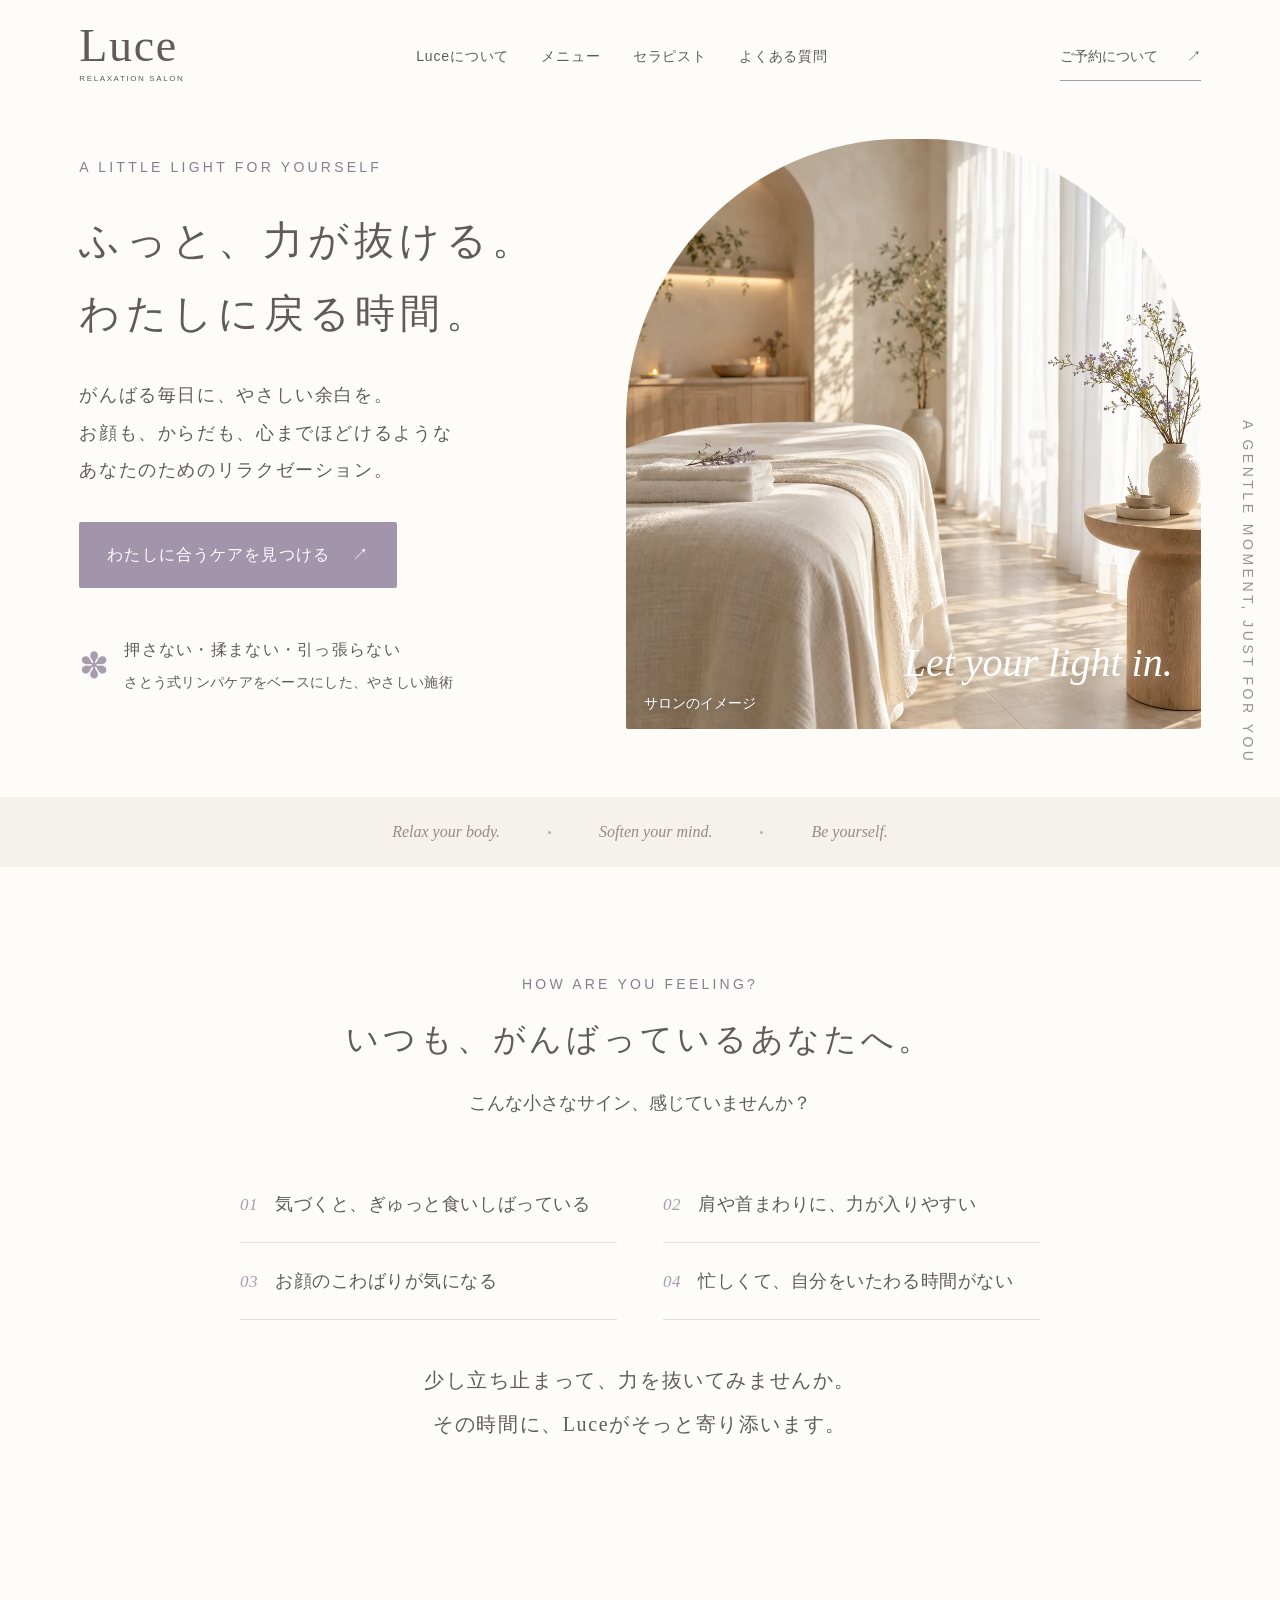
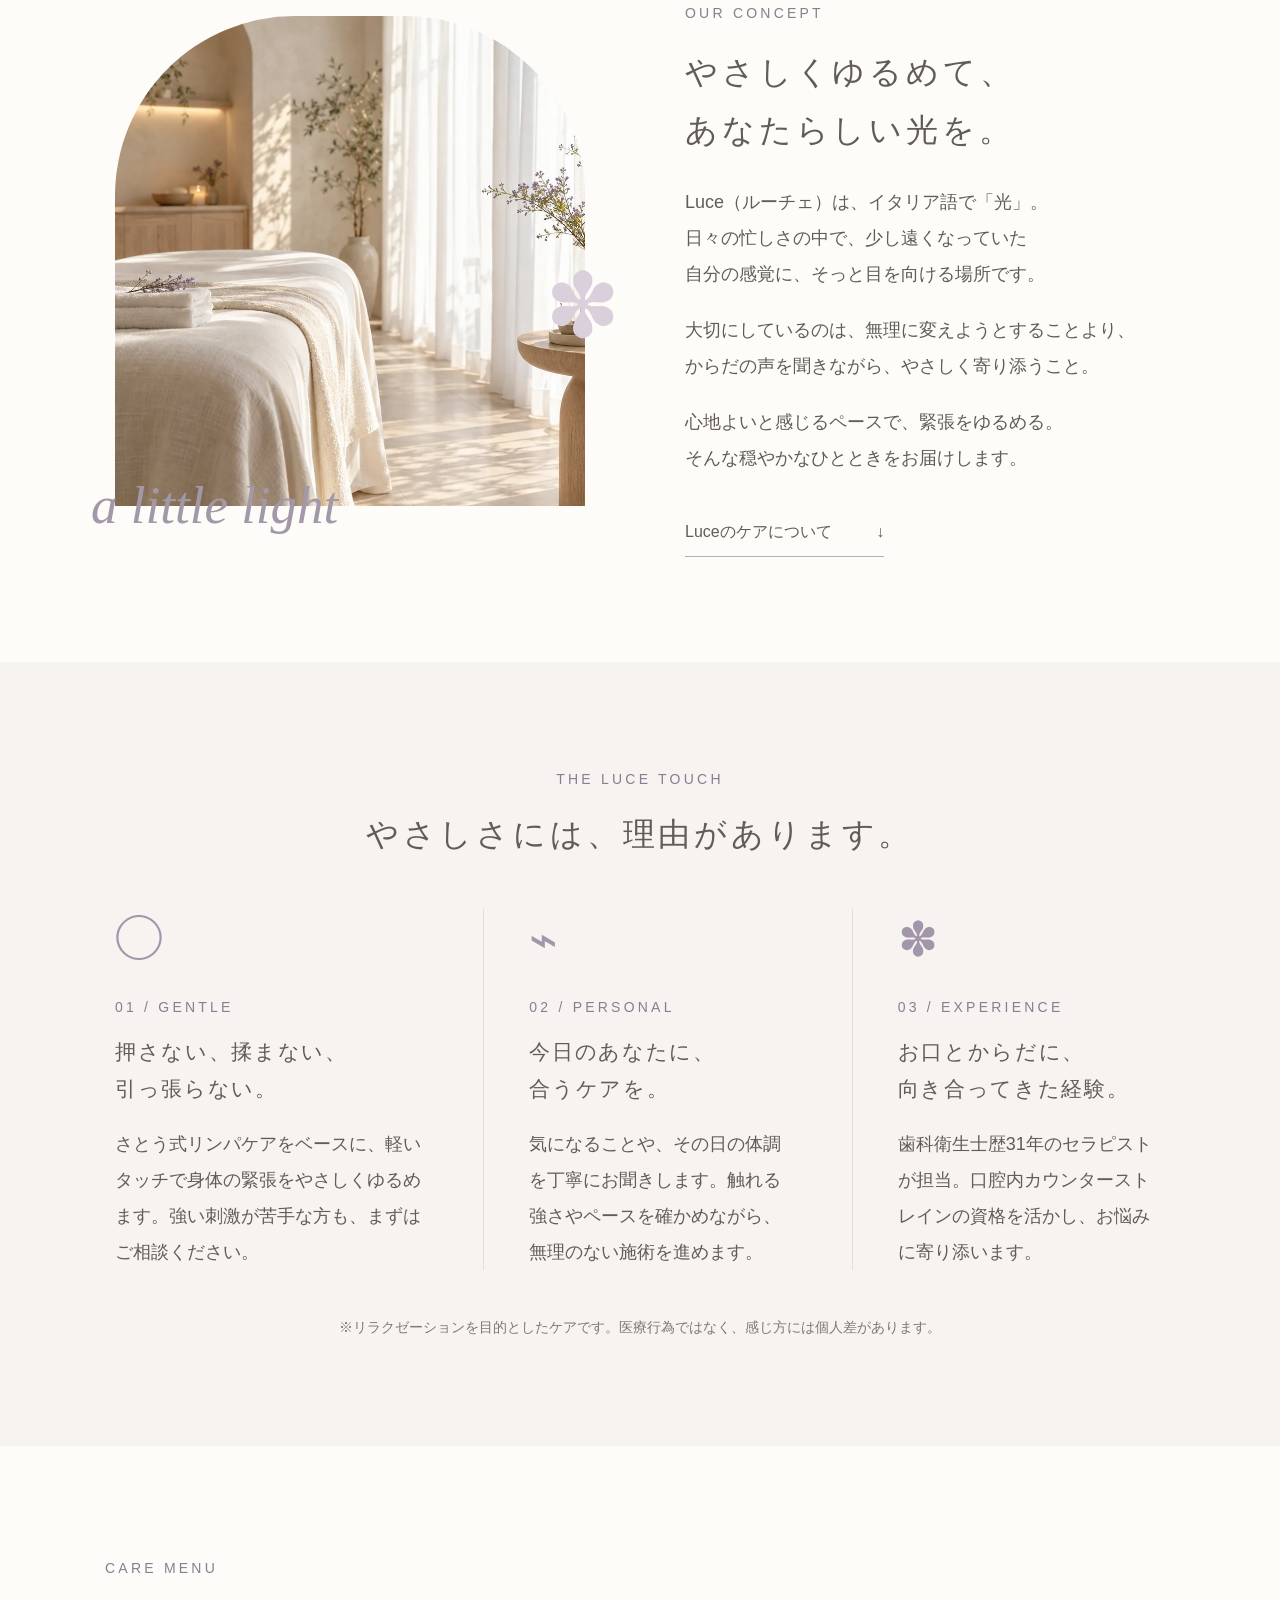
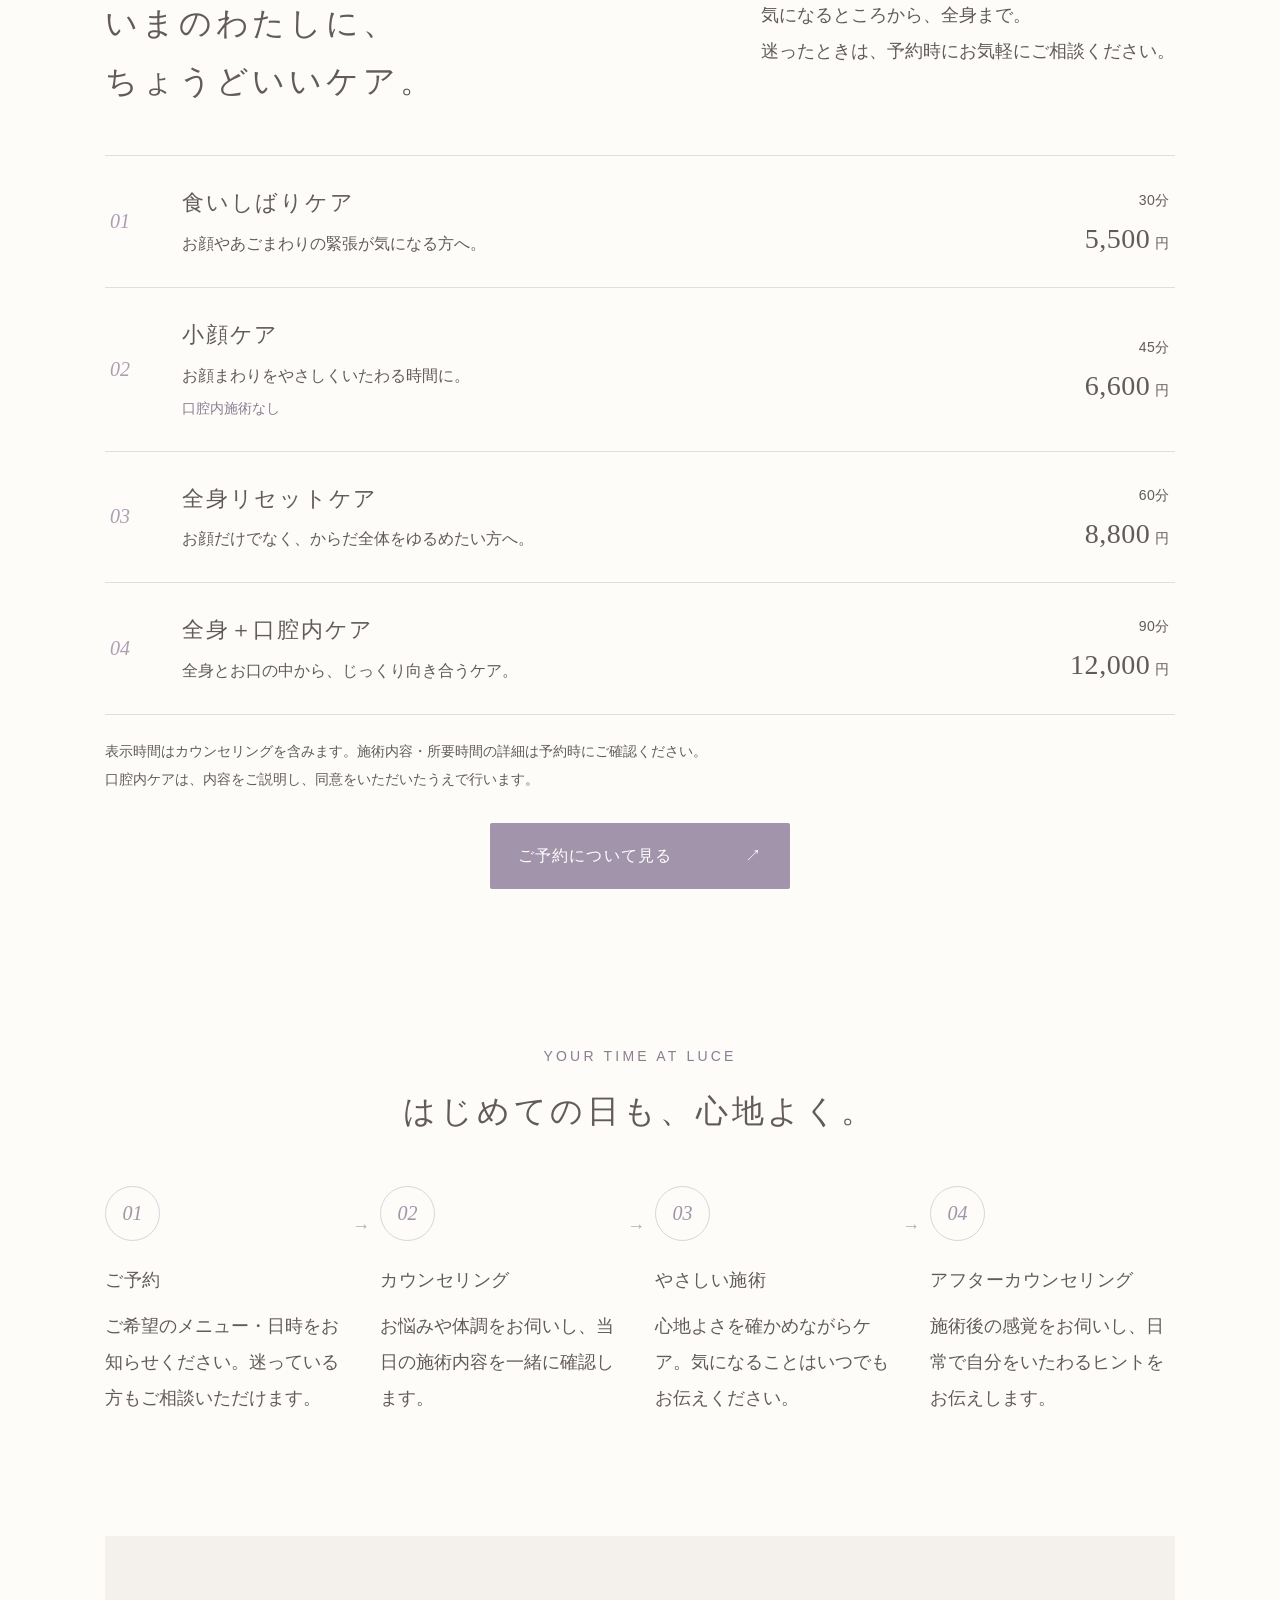
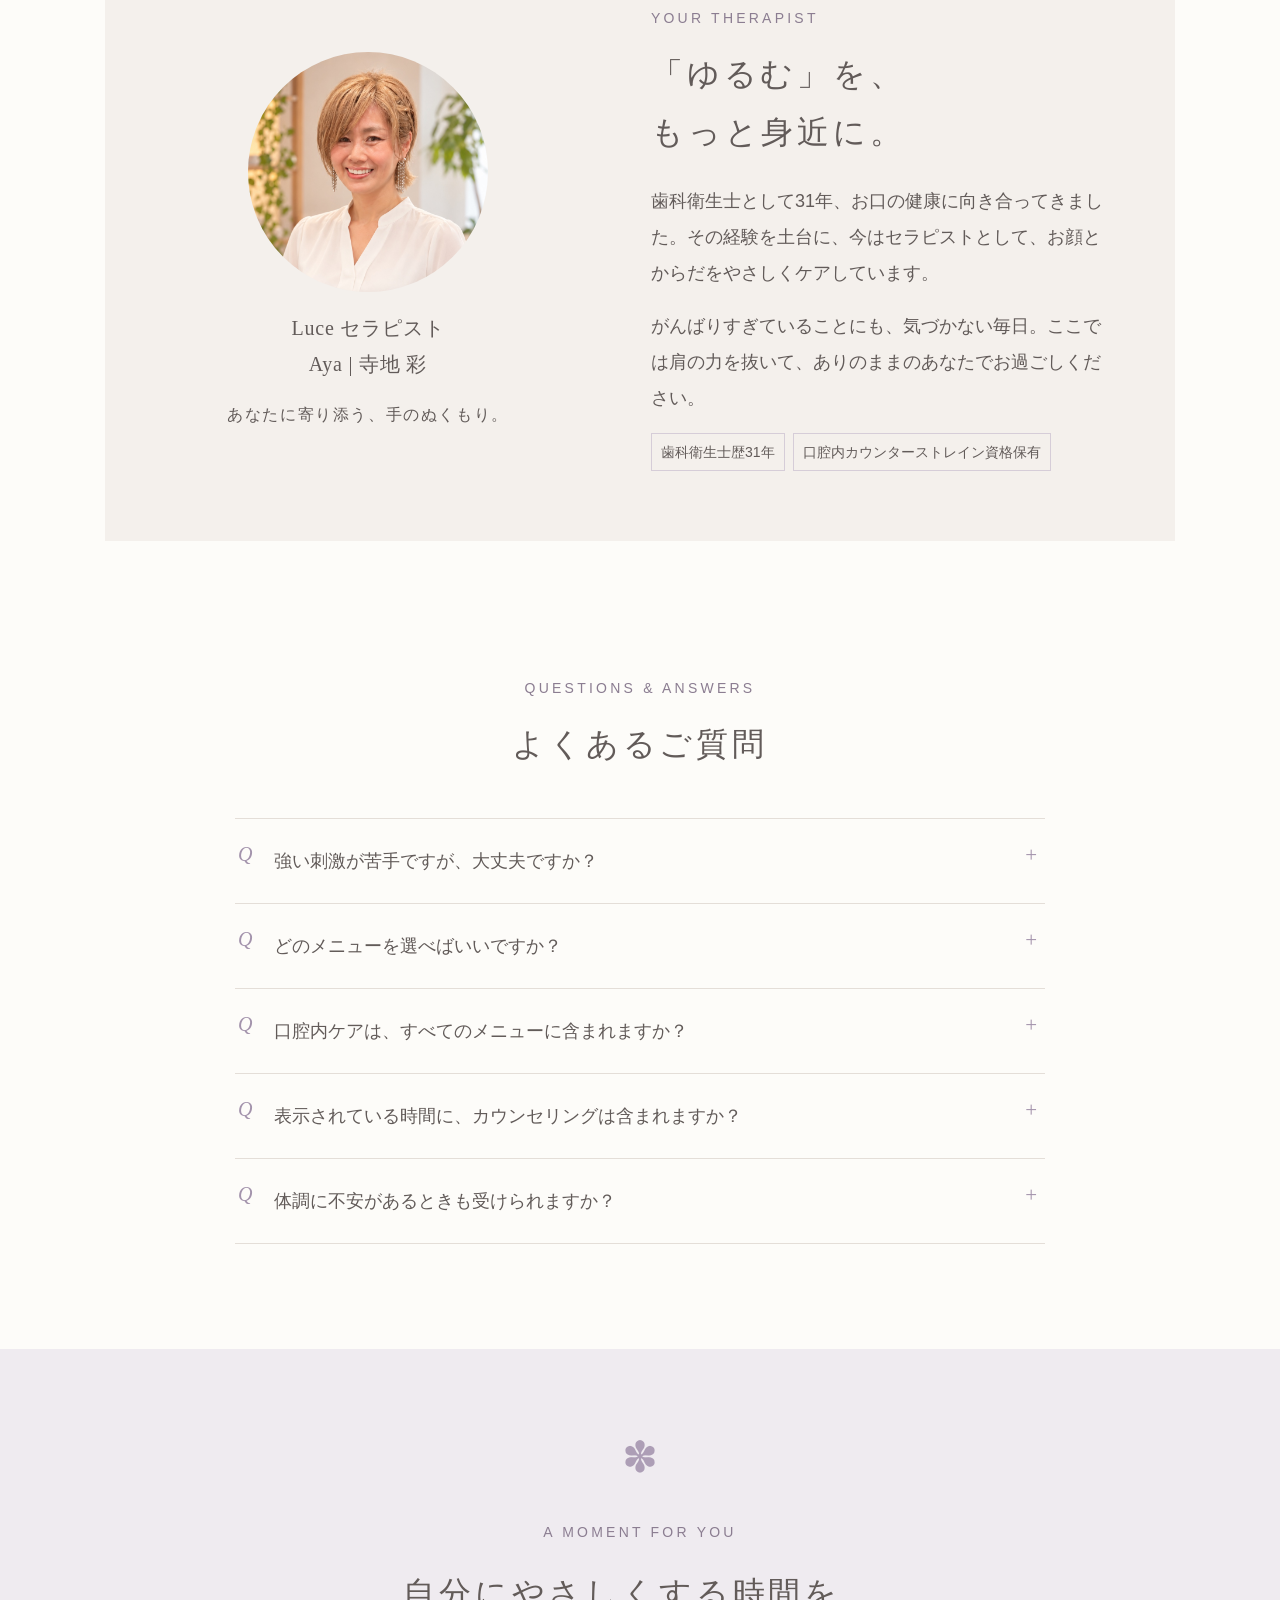
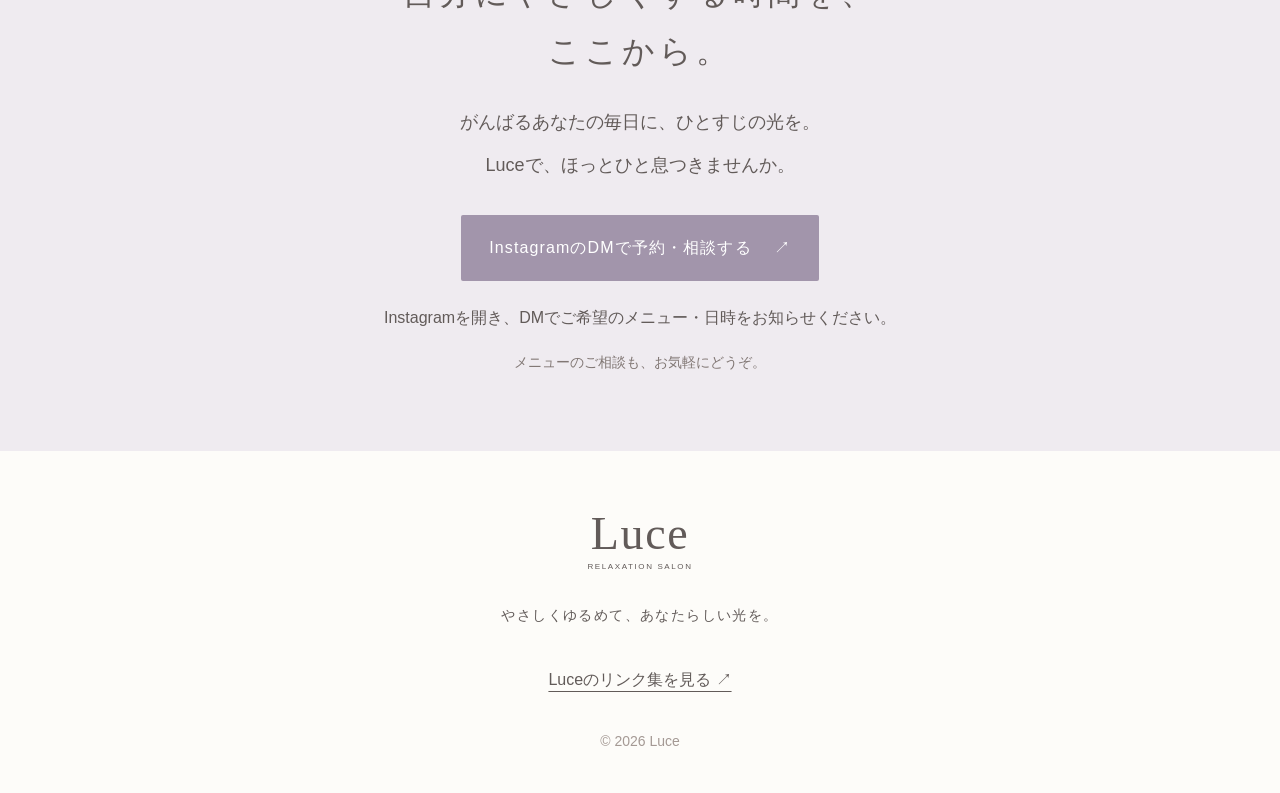
<file: index.html>
<!doctype html>
<html lang="ja"><head><meta charset="UTF-8"><meta name="viewport" content="width=device-width,initial-scale=1"><meta name="description" content="Luce（ルーチェ）は、歯科衛生士歴31年のセラピストによる女性向けリラクゼーションサロン。さとう式リンパケアをベースに、押さない・揉まない・引っ張らないやさしいケアをお届けします。"><meta name="theme-color" content="#faf8f5"><title>Luce（ルーチェ）｜ふっと、力が抜ける。わたしに戻る時間。</title><link rel="stylesheet" href="style.css"><script src="config.js" defer></script><script src="script.js" defer></script></head>
<body><a class="skip" href="#main">本文へスキップ</a>
<header class="header"><a class="logo" href="#" aria-label="Luce トップ">Luce<span>RELAXATION SALON</span></a><nav aria-label="メインナビゲーション"><a href="#concept">Luceについて</a><a href="#menu">メニュー</a><a href="#therapist">セラピスト</a><a href="#faq">よくある質問</a></nav><a class="header-book" href="#reservation">ご予約について <span>↗</span></a></header>
<main id="main"><section class="hero"><div class="hero-copy"><p class="eyebrow">A LITTLE LIGHT FOR YOURSELF</p><h1>ふっと、力が抜ける。<br>わたしに戻る時間。</h1><p class="hero-description">がんばる毎日に、やさしい余白を。<br>お顔も、からだも、心までほどけるような<br>あなたのためのリラクゼーション。</p><a class="button" href="#menu">わたしに合うケアを見つける <span>↗</span></a><div class="hero-foot"><span class="tiny-star">✽</span><p>押さない・揉まない・引っ張らない<br><small>さとう式リンパケアをベースにした、やさしい施術</small></p></div></div><div class="hero-visual"><img src="assets/salon.webp" alt="やわらかな光と白いリネンに包まれたサロンのイメージ" width="1024" height="1280" fetchpriority="high"><span class="photo-note">サロンのイメージ</span><p class="image-script">Let your light in.</p></div><span class="vertical-note">A GENTLE MOMENT, JUST FOR YOU</span></section>
<div class="intro-strip"><span>Relax your body.</span><i></i><span>Soften your mind.</span><i></i><span>Be yourself.</span></div>
<section class="concerns section" id="concerns"><div class="section-heading reveal"><p class="eyebrow">HOW ARE YOU FEELING?</p><h2>いつも、がんばっている<br class="mobile-only">あなたへ。</h2><p>こんな小さなサイン、感じていませんか？</p></div><div class="concern-list reveal"><p><span>01</span>気づくと、ぎゅっと食いしばっている</p><p><span>02</span>肩や首まわりに、力が入りやすい</p><p><span>03</span>お顔のこわばりが気になる</p><p><span>04</span>忙しくて、自分をいたわる時間がない</p></div><p class="center closing">少し立ち止まって、力を抜いてみませんか。<br>その時間に、Luceがそっと寄り添います。</p></section>
<section class="concept section" id="concept"><div class="concept-art reveal"><div class="arch"><img src="assets/salon.webp" loading="lazy" alt="白いカーテン越しに光が差し込む、穏やかな空間のイメージ" width="1024" height="1280"></div><span class="concept-word">a little light</span><span class="art-mark">✽</span></div><div class="concept-copy reveal"><p class="eyebrow">OUR CONCEPT</p><h2>やさしくゆるめて、<br>あなたらしい光を。</h2><p>Luce（ルーチェ）は、イタリア語で「光」。<br>日々の忙しさの中で、少し遠くなっていた<br>自分の感覚に、そっと目を向ける場所です。</p><p>大切にしているのは、無理に変えようとすることより、<br class="desktop">からだの声を聞きながら、やさしく寄り添うこと。</p><p>心地よいと感じるペースで、緊張をゆるめる。<br>そんな穏やかなひとときをお届けします。</p><a class="text-link" href="#care">Luceのケアについて <span>↓</span></a></div></section>
<section class="care section" id="care"><div class="section-heading reveal"><p class="eyebrow">THE LUCE TOUCH</p><h2>やさしさには、理由があります。</h2></div><div class="care-grid"><article class="reveal"><span class="line-icon">◯</span><p class="eyebrow">01 / GENTLE</p><h3>押さない、揉まない、<br>引っ張らない。</h3><p>さとう式リンパケアをベースに、軽いタッチで身体の緊張をやさしくゆるめます。強い刺激が苦手な方も、まずはご相談ください。</p></article><article class="reveal"><span class="line-icon">⌁</span><p class="eyebrow">02 / PERSONAL</p><h3>今日のあなたに、<br>合うケアを。</h3><p>気になることや、その日の体調を丁寧にお聞きします。触れる強さやペースを確かめながら、無理のない施術を進めます。</p></article><article class="reveal"><span class="line-icon">✽</span><p class="eyebrow">03 / EXPERIENCE</p><h3>お口とからだに、<br>向き合ってきた経験。</h3><p>歯科衛生士歴31年のセラピストが担当。口腔内カウンターストレインの資格を活かし、お悩みに寄り添います。</p></article></div><p class="note center">※リラクゼーションを目的としたケアです。医療行為ではなく、感じ方には個人差があります。</p></section>
<section class="menu section" id="menu"><div class="menu-top reveal"><div><p class="eyebrow">CARE MENU</p><h2>いまのわたしに、<br>ちょうどいいケア。</h2></div><p>気になるところから、全身まで。<br>迷ったときは、予約時にお気軽にご相談ください。</p></div><div class="menu-list reveal"><article><span class="menu-number">01</span><div><h3>食いしばりケア</h3><p>お顔やあごまわりの緊張が気になる方へ。</p></div><p class="price"><small>30分</small>5,500<span>円</span></p></article><article><span class="menu-number">02</span><div><h3>小顔ケア</h3><p>お顔まわりをやさしくいたわる時間に。<br><small>口腔内施術なし</small></p></div><p class="price"><small>45分</small>6,600<span>円</span></p></article><article><span class="menu-number">03</span><div><h3>全身リセットケア</h3><p>お顔だけでなく、からだ全体をゆるめたい方へ。</p></div><p class="price"><small>60分</small>8,800<span>円</span></p></article><article><span class="menu-number">04</span><div><h3>全身＋口腔内ケア</h3><p>全身とお口の中から、じっくり向き合うケア。</p></div><p class="price"><small>90分</small>12,000<span>円</span></p></article></div><div class="menu-notes"><p>表示時間はカウンセリングを含みます。施術内容・所要時間の詳細は予約時にご確認ください。</p><p>口腔内ケアは、内容をご説明し、同意をいただいたうえで行います。</p></div><a class="button" href="#reservation">ご予約について見る <span>↗</span></a></section>
<section class="flow section"><div class="section-heading reveal"><p class="eyebrow">YOUR TIME AT LUCE</p><h2>はじめての日も、心地よく。</h2></div><div class="flow-grid reveal"><article><span>01</span><h3>ご予約</h3><p>ご希望のメニュー・日時をお知らせください。迷っている方もご相談いただけます。</p></article><article><span>02</span><h3>カウンセリング</h3><p>お悩みや体調をお伺いし、当日の施術内容を一緒に確認します。</p></article><article><span>03</span><h3>やさしい施術</h3><p>心地よさを確かめながらケア。気になることはいつでもお伝えください。</p></article><article><span>04</span><h3>アフターカウンセリング</h3><p>施術後の感覚をお伺いし、日常で自分をいたわるヒントをお伝えします。</p></article></div></section>
<section class="therapist section" id="therapist"><div class="profile-visual reveal"><div class="therapist-portrait"><img src="assets/aya-portrait.jpg" alt="Luceセラピスト Aya（寺地 彩）" width="1150" height="1368" loading="lazy"></div><p class="portrait-name">Luce セラピスト<br>Aya | 寺地 彩</p><p>あなたに寄り添う、手のぬくもり。</p></div><div class="profile-copy reveal"><p class="eyebrow">YOUR THERAPIST</p><h2>「ゆるむ」を、<br>もっと身近に。</h2><p>歯科衛生士として31年、お口の健康に向き合ってきました。その経験を土台に、今はセラピストとして、お顔とからだをやさしくケアしています。</p><p>がんばりすぎていることにも、気づかない毎日。ここでは肩の力を抜いて、ありのままのあなたでお過ごしください。</p><div class="credentials"><span>歯科衛生士歴31年</span><span>口腔内カウンターストレイン資格保有</span></div></div></section>
<section class="faq section" id="faq"><div class="section-heading reveal"><p class="eyebrow">QUESTIONS & ANSWERS</p><h2>よくあるご質問</h2></div><div class="faq-list reveal"><details><summary>強い刺激が苦手ですが、大丈夫ですか？</summary><p>押さない・揉まない・引っ張らないケアを基本にしています。感じ方には個人差がありますので、苦手な刺激やご不安は事前にお伝えください。施術中も心地よさを確認しながら進めます。</p></details><details><summary>どのメニューを選べばいいですか？</summary><p>食いしばりやお顔まわりが気になる方は部分ケア、からだ全体をゆるめたい方は全身ケアをご検討ください。迷う場合は、予約時に気になることをお知らせください。</p></details><details><summary>口腔内ケアは、すべてのメニューに含まれますか？</summary><p>すべてには含まれません。「小顔ケア」は口腔内施術なし、「全身＋口腔内ケア」は口腔内ケアを含むメニューです。その他のメニューの詳細も予約時にご確認ください。口腔内ケアは説明と同意のうえで行います。</p></details><details><summary>表示されている時間に、カウンセリングは含まれますか？</summary><p>はい、表示時間にはカウンセリングが含まれます。施術内容や当日の流れによる所要時間の詳細は、予約時にご確認ください。</p></details><details><summary>体調に不安があるときも受けられますか？</summary><p>通院中・治療中の方や妊娠中の方は、事前に主治医へご相談のうえ、予約時にお知らせください。当日の体調によっては、施術を控えさせていただく場合があります。</p></details></div></section>
<section class="reservation section" id="reservation"><span class="reservation-star">✽</span><p class="eyebrow">A MOMENT FOR YOU</p><h2>自分にやさしくする時間を、<br>ここから。</h2><p>がんばるあなたの毎日に、ひとすじの光を。<br>Luceで、ほっとひと息つきませんか。</p><a class="button booking-link" href="#booking-status"><span data-booking-label>InstagramのDMで予約・相談する</span> <span aria-hidden="true">↗</span></a><p id="booking-status" class="booking-status" role="status">現在、ご予約・ご相談はInstagramのDMで承っています。LuceのInstagramプロフィールの「メッセージ」からご連絡ください。</p><p class="note">メニューのご相談も、お気軽にどうぞ。</p></section></main>
<footer><a class="logo" href="#">Luce<span>RELAXATION SALON</span></a><p>やさしくゆるめて、あなたらしい光を。</p><a class="footer-links" href="links.html">Luceのリンク集を見る ↗</a><small>© <span id="year">2026</span> Luce</small></footer><a class="mobile-book" href="#reservation">ご予約について <span>↗</span></a>
</body></html>
</file>
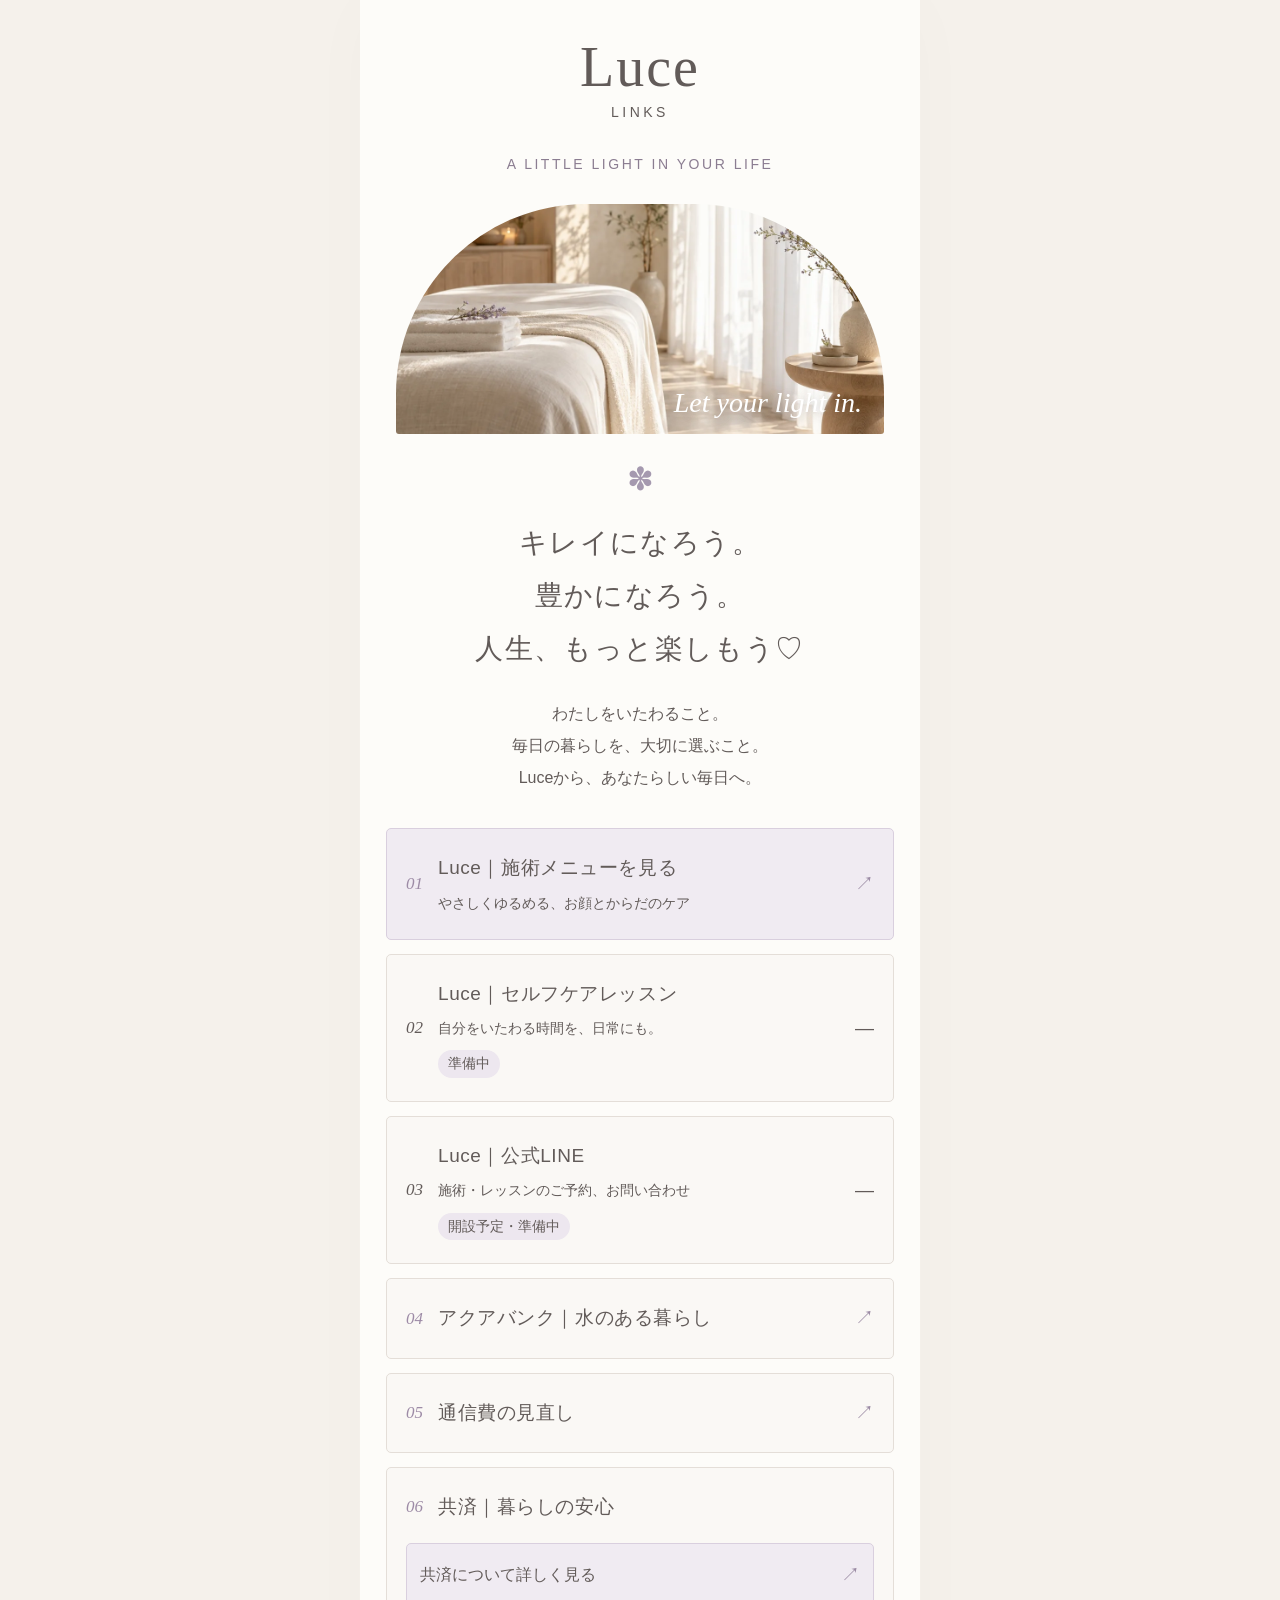
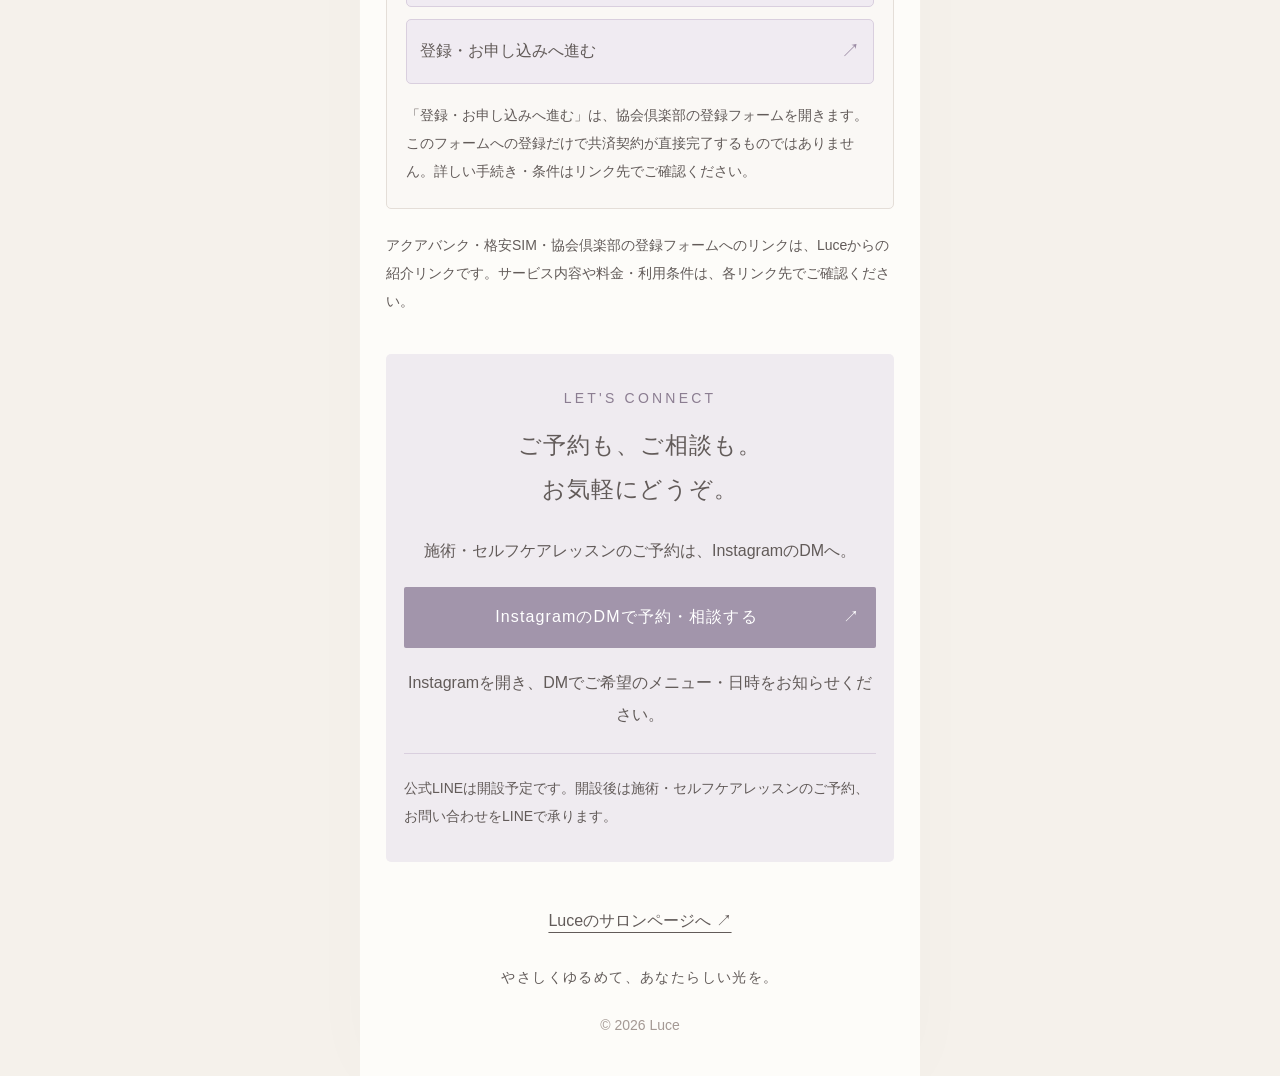
<file: links.html>
<!doctype html>
<html lang="ja"><head><meta charset="UTF-8"><meta name="viewport" content="width=device-width,initial-scale=1"><meta name="theme-color" content="#faf8f5"><meta name="description" content="Luce（ルーチェ）のリンク集。施術メニュー、セルフケアレッスン、ご予約・お問い合わせのご案内。"><title>Luce | Links</title><link rel="stylesheet" href="style.css"><link rel="stylesheet" href="links.css"><script src="config.js" defer></script><script src="script.js" defer></script><script src="links.js" defer></script></head>
<body class="links-page"><a class="skip" href="#links-main">本文へスキップ</a><main class="link-shell" id="links-main"><header class="link-header"><a href="index.html" class="logo" aria-label="Luceのサロンページへ">Luce<span>LINKS</span></a><p class="eyebrow">A LITTLE LIGHT IN YOUR LIFE</p></header><div class="link-cover"><img data-salon-image src="assets/salon.webp" alt="やわらかな光に包まれたサロンのイメージ" width="1024" height="1280"><span>Let your light in.</span></div><section class="link-intro"><p class="link-flower" aria-hidden="true">✽</p><h1>キレイになろう。<br>豊かになろう。<br>人生、もっと楽しもう♡</h1><p>わたしをいたわること。<br>毎日の暮らしを、大切に選ぶこと。<br>Luceから、あなたらしい毎日へ。</p></section><nav class="link-list" aria-label="Luceのリンク集"><a class="link-card featured" data-menu-link href="index.html#menu"><span class="link-number">01</span><span class="link-copy"><strong>Luce｜施術メニューを見る</strong><small>やさしくゆるめる、お顔とからだのケア</small></span><span class="link-arrow" aria-hidden="true">↗</span></a><button class="link-card" disabled data-external-link="selfcare"><span class="link-number">02</span><span class="link-copy"><strong>Luce｜セルフケアレッスン</strong><small>自分をいたわる時間を、日常にも。</small><span class="link-status">準備中</span></span><span class="link-arrow" aria-hidden="true">—</span></button><button class="link-card" disabled data-external-link="line"><span class="link-number">03</span><span class="link-copy"><strong>Luce｜公式LINE</strong><small>施術・レッスンのご予約、お問い合わせ</small><span class="link-status">開設予定・準備中</span></span><span class="link-arrow" aria-hidden="true">—</span></button><button class="link-card" disabled data-external-link="aquabank"><span class="link-number">04</span><span class="link-copy"><strong>アクアバンク｜水のある暮らし</strong><span class="link-status">準備中</span></span><span class="link-arrow" aria-hidden="true">—</span></button><button class="link-card" disabled data-external-link="sim"><span class="link-number">05</span><span class="link-copy"><strong>通信費の見直し</strong><span class="link-status">準備中</span></span><span class="link-arrow" aria-hidden="true">—</span></button><section class="link-card service-group" aria-labelledby="kyosai-heading"><div class="service-heading"><span class="link-number">06</span><span class="link-copy"><strong id="kyosai-heading">共済｜暮らしの安心</strong></span></div><div class="service-actions"><button class="service-button" disabled data-external-link="kyosai">共済について詳しく見る <span class="link-arrow" aria-hidden="true">↗</span></button><button class="service-button" disabled data-external-link="kyosaiApply">登録・お申し込みへ進む <span class="link-arrow" aria-hidden="true">↗</span></button></div><p class="service-note">「登録・お申し込みへ進む」は、協会倶楽部の登録フォームを開きます。このフォームへの登録だけで共済契約が直接完了するものではありません。詳しい手続き・条件はリンク先でご確認ください。</p></section></nav><p class="referral-note">アクアバンク・格安SIM・協会倶楽部の登録フォームへのリンクは、Luceからの紹介リンクです。サービス内容や料金・利用条件は、各リンク先でご確認ください。</p><section class="link-contact" aria-label="ご予約とご相談"><p class="eyebrow">LET'S CONNECT</p><h2>ご予約も、ご相談も。<br>お気軽にどうぞ。</h2><p class="link-reservation-note">施術・セルフケアレッスンのご予約は、InstagramのDMへ。</p><a class="button booking-link" href="#booking-status"><span data-booking-label>InstagramのDMで予約・相談する</span><span aria-hidden="true">↗</span></a><p id="booking-status" class="booking-status" role="status">ご予約・ご相談はInstagramのDMへ。Luceのプロフィールの「メッセージ」からご連絡ください。</p><p class="line-future-note">公式LINEは開設予定です。開設後は施術・セルフケアレッスンのご予約、お問い合わせをLINEで承ります。</p></section><footer class="link-footer"><a href="index.html">Luceのサロンページへ ↗</a><p>やさしくゆるめて、あなたらしい光を。</p><small>© <span id="year">2026</span> Luce</small></footer></main></body></html>
</file>
<file: style.css>
:root{--ink:#625b59;--paper:#fdfcf9;--ivory:#f5f1eb;--lavender:#a599af;--line:#e4ded8;--serif:'Yu Mincho','Hiragino Mincho ProN','Noto Serif JP',serif;--sans:'Hiragino Kaku Gothic ProN','Yu Gothic',sans-serif}*{box-sizing:border-box}html{scroll-behavior:smooth;scroll-padding-top:100px}body{margin:0;background:var(--paper);color:var(--ink);font:14px/2 var(--sans);-webkit-font-smoothing:antialiased}a{color:inherit;text-decoration:none}button,a,summary{-webkit-tap-highlight-color:transparent}a:focus-visible,summary:focus-visible{outline:2px solid #81708e;outline-offset:6px}img{display:block;width:100%;height:100%;object-fit:cover}h1,h2,h3,p{margin:0}h1,h2,h3{font-family:var(--serif);font-weight:400}h2{font-size:32px;line-height:1.8;letter-spacing:.12em}h3{font-size:21px;line-height:1.8;letter-spacing:.08em}.header{height:112px;padding:0 6.2%;display:flex;align-items:center;justify-content:space-between;gap:30px}.logo{font-family:Georgia,serif;font-size:46px;line-height:1;letter-spacing:.035em}.logo span{display:block;font:8px/2.5 var(--sans);letter-spacing:.2em}.header nav{display:flex;gap:32px;font-size:12px;letter-spacing:.06em}.header nav a:hover{color:#9b87a6}.header-book{font-size:12px;border-bottom:1px solid var(--lavender);padding:10px 0}.header-book span{margin-left:25px}.hero{max-width:1500px;margin:auto;padding:18px 6.2% 60px;display:grid;grid-template-columns:1fr 1.05fr;position:relative;align-items:center;min-height:685px}.hero-copy{padding-bottom:10px;z-index:1}.eyebrow{font:10px/1.8 var(--sans);letter-spacing:.23em;color:#8b7d91}.hero h1{font-size:clamp(30px,3.1vw,47px);line-height:1.85;letter-spacing:.13em;margin:25px 0}.hero-description{line-height:2.3;letter-spacing:.09em;font-size:13px}.button{display:inline-flex;align-items:center;justify-content:space-between;gap:42px;background:#a295ab;color:white;padding:17px 28px;border-radius:2px;font-size:12px;letter-spacing:.07em;transition:background .3s,transform .3s}.button:hover{background:#87768f;transform:translateY(-2px)}.hero .button{margin-top:32px}.hero-foot{display:flex;align-items:center;gap:15px;margin-top:42px}.tiny-star{font-size:36px;color:#a89caf;font-weight:200}.hero-foot p{font-size:11px;letter-spacing:.08em}.hero-foot small{font-size:9px;letter-spacing:.02em}.hero-visual{position:relative;height:590px;border-radius:48% 48% 2px 2px;overflow:hidden;background:#ede7df}.hero-visual img{object-position:center}.image-script{position:absolute;bottom:36px;right:28px;font:italic 40px/1.5 Georgia,serif;color:white;text-shadow:0 1px 15px #9e8f7a}.photo-note{position:absolute;left:18px;bottom:12px;font-size:8px;color:#fff;text-shadow:0 1px 5px #625b59}.vertical-note{position:absolute;right:18px;top:45%;writing-mode:vertical-rl;letter-spacing:.25em;font-size:8px;color:#9c9190}.intro-strip{background:var(--ivory);padding:23px;display:flex;justify-content:center;gap:48px;align-items:center;font:italic 16px/1.5 Georgia,serif;color:#968b86}.intro-strip i{width:3px;height:3px;background:#b9aebc;border-radius:50%}.section{max-width:1200px;padding:105px 65px;margin:0 auto}.section-heading{text-align:center;margin-bottom:45px}.section-heading h2{margin-top:14px}.section-heading>p:last-child:not(.eyebrow){margin-top:16px;font-size:13px}.center{text-align:center}.concerns{padding-bottom:100px}.concern-list{max-width:800px;margin:auto;display:grid;grid-template-columns:1fr 1fr;gap:0 46px}.concern-list p{border-bottom:1px solid var(--line);padding:20px 0;font-size:13px;letter-spacing:.03em}.concern-list span{font:italic 17px Georgia,serif;color:#aa9bae;margin-right:17px}.closing{margin-top:38px;font-family:var(--serif);font-size:16px;line-height:2.2;letter-spacing:.08em}.concept{display:grid;grid-template-columns:1fr 1fr;gap:90px;align-items:center;padding-top:55px}.concept-art{position:relative;padding:0 10px 35px}.arch{height:490px;overflow:hidden;border-radius:180px 180px 0 0}.arch img{object-position:70%;transform:scale(1.2)}.concept-word{position:absolute;bottom:6px;left:-14px;font:italic 53px Georgia,serif;color:#a298a8}.art-mark{position:absolute;right:-25px;top:38%;font-size:90px;font-weight:100;color:#d9d0db}.concept-copy h2{margin:18px 0 25px}.concept-copy>p:not(.eyebrow){font-size:12px;line-height:2.4;margin-bottom:20px}.text-link{display:inline-block;font-size:12px;padding:8px 0;border-bottom:1px solid #b7aabd;margin-top:12px}.text-link span{margin-left:40px}.care{max-width:none;background:#f6f3f0}.care-grid{max-width:1050px;margin:auto;display:grid;grid-template-columns:repeat(3,1fr);gap:55px}.care-grid article+article{border-left:1px solid var(--line);padding-left:45px}.line-icon{display:block;font:48px/1.3 Georgia,serif;color:#a296aa;margin-bottom:24px}.care-grid h3{margin:13px 0 17px}.care-grid article>p:last-child{font-size:12px;line-height:2.2}.note{font-size:10px;line-height:2;color:#817774}.care>.note{margin-top:43px}.menu{padding-top:110px}.menu-top{display:flex;justify-content:space-between;align-items:center;gap:30px;margin-bottom:45px}.menu-top h2{margin-top:14px}.menu-top>p{font-size:12px;line-height:2.2}.menu-list{border-top:1px solid var(--line)}.menu-list article{display:grid;grid-template-columns:50px 1fr auto;align-items:center;gap:22px;border-bottom:1px solid var(--line);padding:27px 5px}.menu-number{font:italic 20px Georgia,serif;color:#ae9db5}.menu-list h3{font-size:22px}.menu-list article div p{font-size:11px;margin-top:5px}.menu-list article div small{font-size:10px;color:#8b7d91}.price{font:28px/1.4 Georgia,serif;text-align:right;white-space:nowrap;letter-spacing:.02em}.price small{display:block;font:11px/2 var(--sans);margin-bottom:5px}.price span{font:11px var(--sans);margin-left:5px}.menu-notes{font-size:10px;margin:22px 0 30px}.menu>.button{display:flex;max-width:300px;margin:auto}.flow{padding-top:50px}.flow-grid{display:grid;grid-template-columns:repeat(4,1fr);gap:34px}.flow-grid article{position:relative}.flow-grid article:not(:last-child):after{content:'→';position:absolute;right:-20px;top:22px;color:#b6a9bb}.flow-grid article>span{display:flex;align-items:center;justify-content:center;border:1px solid #dbd3df;width:55px;height:55px;border-radius:50%;font:italic 20px Georgia,serif;color:#a194a8;margin-bottom:23px}.flow-grid h3{font-size:16px;margin-bottom:12px;letter-spacing:.03em}.flow-grid p{font-size:11px;line-height:2.2}.therapist{display:grid;grid-template-columns:.85fr 1fr;gap:90px;align-items:center;background:#f4f0ec;max-width:1070px;padding:70px;margin-top:15px;margin-bottom:30px}.profile-visual{text-align:center}.profile-symbol{height:295px;background:radial-gradient(ellipse at 70% 20%,#fffdf8,transparent 70%),#e8e0d9;border-radius:150px 150px 0 0;display:flex;flex-direction:column;justify-content:center;font:italic 100px Georgia,serif;color:#aa9fa6}.profile-symbol span{font:italic 21px Georgia,serif}.profile-visual>p{font:13px var(--serif);margin-top:23px;letter-spacing:.1em}.profile-copy h2{margin:15px 0 22px}.profile-copy>p:not(.eyebrow){font-size:12px;line-height:2.3;margin-bottom:17px}.credentials{display:flex;flex-wrap:wrap;gap:8px}.credentials span{font-size:9px;border:1px solid #d6cdd8;padding:4px 9px}.profile-copy .profile-sign{font-family:var(--serif);margin:23px 0 0}.faq{max-width:940px}.faq-list{border-top:1px solid var(--line)}details{border-bottom:1px solid var(--line)}summary{list-style:none;cursor:pointer;padding:24px 40px 24px 39px;position:relative;font-size:13px}summary::-webkit-details-marker{display:none}summary:before{content:'Q';position:absolute;left:3px;font:italic 20px Georgia,serif;color:#a393ac}summary:after{content:'+';position:absolute;right:8px;font:21px Georgia,serif;color:#a393ac}details[open] summary:after{content:'−'}details>p{font-size:12px;line-height:2.2;padding:0 40px 25px}.reservation{max-width:none;text-align:center;background:#efebf0;padding-top:65px;padding-bottom:75px}.reservation-star{font-size:43px;color:#ad9eb6;display:block;margin-bottom:20px}.reservation h2{margin:20px 0;font-size:32px}.reservation>p:not(.eyebrow):not(.note):not(.booking-status){font-size:12px;line-height:2.4}.reservation .button{margin:28px 0 15px;min-width:300px}.booking-status{font-size:11px;margin:0 auto 8px;padding:6px;max-width:450px;transition:background .3s}.booking-status.emphasized{background:#fff9;outline:1px solid #cabccf}footer{text-align:center;padding:60px 20px 35px}footer .logo{display:inline-block}footer>p{font-size:10px;margin:20px 0 35px;letter-spacing:.1em}footer>small{font-size:9px;color:#a49994}.mobile-book{display:none}.skip{position:fixed;top:-100px;left:15px;background:#fff;padding:10px;z-index:20}.skip:focus{top:10px}.animate{opacity:0;transform:translateY(18px);transition:opacity .8s,transform .8s}.animate.visible{opacity:1;transform:none}@media(min-width:1500px){.header{max-width:1500px;margin:auto}}@media(max-width:900px){.header{padding:0 5%;height:95px}.header nav{gap:18px;font-size:10px}.hero{padding-left:5%;padding-right:5%;min-height:580px}.hero-visual{height:500px}.hero h1{font-size:30px}.hero-foot small{font-size:8px}.section{padding:80px 6%}.concept{gap:45px}.arch{height:410px}.care-grid{gap:25px}.care-grid article+article{padding-left:25px}.therapist{margin:10px 5%;gap:45px;padding:45px}.flow-grid{gap:22px}.flow-grid h3{font-size:14px}.vertical-note{right:8px}}@media(max-width:640px){html{scroll-padding-top:20px}body{font-size:13px}.header{height:88px;padding:0 7%}.logo{font-size:38px}.logo span{font-size:6px}.header nav{display:none}.header-book{font-size:10px;padding:7px 0}.header-book span{margin-left:14px}.hero{padding:8px 7% 35px;display:flex;flex-direction:column;align-items:stretch;min-height:0}.hero-copy{padding-top:18px}.hero .eyebrow{font-size:8px;letter-spacing:.2em}.hero h1{font-size:29px;letter-spacing:.08em;line-height:1.85;margin:19px 0 18px}.hero-description{font-size:11px;line-height:2.15}.hero .button{margin-top:23px;padding:13px 20px;font-size:10px;gap:30px}.hero-visual{height:370px;order:2;width:85%;margin:30px 0 0 auto;border-radius:150px 150px 0 0;overflow:visible}.hero-visual img{border-radius:150px 150px 0 0}.image-script{font-size:31px;bottom:18px;right:12px}.hero-foot{margin-top:25px;gap:10px}.tiny-star{font-size:28px}.hero-foot p{font-size:9px}.hero-foot small{font-size:7px}.photo-note{font-size:7px}.vertical-note{top:auto;bottom:80px;left:8%;right:auto;font-size:7px}.intro-strip{gap:15px;padding:21px 8px;font-size:12px}.intro-strip i{width:2px;height:2px}.section{padding:68px 7%}h2{font-size:25px;letter-spacing:.07em;line-height:1.8}.section-heading{margin-bottom:30px}.eyebrow{font-size:9px}.section-heading>p:last-child:not(.eyebrow){font-size:11px}.concern-list{display:block;padding:0 7px}.concern-list p{font-size:11px;padding:17px 0}.concern-list span{font-size:16px}.closing{font-size:13px;margin-top:28px}.concept{display:flex;flex-direction:column;gap:35px;padding-top:10px}.concept-art{width:85%;align-self:flex-start;padding-bottom:22px}.arch{height:330px}.concept-word{font-size:39px;bottom:0;left:0}.art-mark{font-size:65px;right:-40px}.concept-copy{align-self:flex-start}.concept-copy h2{margin:13px 0 20px}.concept-copy>p:not(.eyebrow){font-size:11px;margin-bottom:16px}.desktop{display:none}.care-grid{display:block}.care-grid article{position:relative;padding:26px 0 26px 70px}.care-grid article+article{border-left:0;border-top:1px solid var(--line);padding-left:70px}.line-icon{position:absolute;left:6px;top:28px;font-size:38px}.care-grid h3{font-size:20px;margin:10px 0 13px}.care-grid article>p:last-child{font-size:11px}.care>.note{font-size:9px;text-align:left;margin-top:20px}.menu-top{display:block;margin-bottom:30px}.menu-top>p{margin-top:20px;font-size:11px}.menu-list article{grid-template-columns:22px 1fr auto;gap:11px;padding:23px 0}.menu-number{font-size:14px}.menu-list h3{font-size:17px;letter-spacing:0}.menu-list article div p{font-size:9px;line-height:1.9;max-width:180px}.menu-list article div small{font-size:9px}.price{font-size:23px}.price small{font-size:9px}.price span{font-size:9px;margin-left:2px}.menu-notes{font-size:9px;margin:20px 0 26px}.menu>.button{font-size:11px;max-width:270px}.flow{padding-top:15px}.flow-grid{grid-template-columns:1fr;gap:22px}.flow-grid article{padding-left:68px;min-height:75px}.flow-grid article>span{position:absolute;left:0;top:0;width:44px;height:44px;font-size:17px}.flow-grid article:not(:last-child):after{content:'';width:1px;height:calc(100% - 38px);left:22px;top:50px;background:#e2dae5}.flow-grid h3{font-size:16px;margin:0 0 7px}.flow-grid p{font-size:11px}.therapist{display:flex;flex-direction:column;gap:34px;padding:35px 7%;margin:0 5%}.profile-visual{width:85%}.profile-symbol{height:240px}.profile-visual>p{font-size:11px}.profile-copy>p:not(.eyebrow){font-size:11px}.profile-copy h2{margin-top:10px}.credentials span{font-size:8px}.faq{padding-top:65px}summary{font-size:11px;padding:21px 27px 21px 29px;line-height:2}summary:before{font-size:18px}summary:after{right:0}details>p{font-size:11px;padding:0 20px 22px 29px}.reservation{padding:48px 6% 52px}.reservation h2{font-size:24px;letter-spacing:.05em}.reservation .button{min-width:270px;font-size:11px}.reservation>p:not(.eyebrow):not(.note):not(.booking-status){font-size:11px}.booking-status{font-size:9px}.reservation .note{font-size:9px}.mobile-book{display:flex;position:fixed;bottom:12px;left:7%;right:7%;background:#a295abf5;color:white;z-index:5;justify-content:center;align-items:center;gap:45px;padding:12px;border:1px solid #fff6;border-radius:3px;font-size:11px;box-shadow:0 4px 20px #625b5920;backdrop-filter:blur(10px)}footer{padding-bottom:95px}footer>p{font-size:9px}.reservation-star{font-size:36px}}@media(prefers-reduced-motion:reduce){html{scroll-behavior:auto}*,*:before,*:after{transition:none!important;animation:none!important}.animate{opacity:1;transform:none}}

.mobile-only{display:none}@media(max-width:640px){.mobile-only{display:inline}}

/* 読みやすさの調整：既存の配色・写真・構成を保持 */
body{font-size:18px;line-height:2}
.header nav,.header-book{font-size:14px}
.eyebrow{font-size:14px}
.hero-description{font-size:18px;line-height:2.1}
.button{font-size:16px;gap:22px}
.hero-foot p{font-size:16px}.hero-foot small{font-size:14px}
.photo-note,.vertical-note{font-size:14px}
.section-heading>p:last-child:not(.eyebrow),.concern-list p{font-size:18px}
.closing{font-size:20px}
.concept-copy>p:not(.eyebrow),.care-grid article>p:last-child,.menu-top>p,.flow-grid p,.profile-copy>p:not(.eyebrow),details>p{font-size:18px;line-height:2}
.text-link{font-size:16px}
.note,.care>.note,.menu-notes,.menu-list article div small,.price small,.price span,.credentials span,.reservation .note{font-size:14px}
.menu-list article div p{font-size:16px;max-width:none}
.flow-grid h3{font-size:18px}.flow-grid{gap:30px}
.profile-visual>p{font-size:16px}.credentials{gap:8px}
summary{font-size:18px}
.reservation>p:not(.eyebrow):not(.note):not(.booking-status){font-size:18px}
.booking-status{font-size:16px;max-width:650px}
footer>p,footer>small{font-size:14px}
.footer-links{display:block;font-size:16px;margin:0 0 26px;text-decoration:underline;text-underline-offset:6px}
@media(min-width:641px) and (max-width:1100px){.header nav{gap:14px}.hero{gap:25px}.hero-foot{align-items:flex-start}.flow-grid{grid-template-columns:1fr 1fr;gap:35px}.care-grid{gap:25px}.care-grid article+article{padding-left:22px}.concept,.therapist{gap:40px}.concept-copy br:not(.desktop){display:none}}
@media(max-width:640px){
 .header-book{font-size:14px}.logo span{font-size:9px;letter-spacing:.12em}
 .hero .eyebrow{font-size:14px}.hero-description{font-size:18px;line-height:2}
 .hero-description br{display:none}.hero h1{font-size:clamp(25px,7.4vw,32px);letter-spacing:.04em}
 .hero .button,.button,.menu>.button,.reservation .button{font-size:16px;padding:16px 20px;max-width:100%;gap:16px}
 .hero-foot p{font-size:16px}.hero-foot small{font-size:14px}.hero-foot{align-items:flex-start}.tiny-star{flex-shrink:0}
 .photo-note{font-size:14px;left:12px;bottom:8px}.image-script{bottom:35px}
 .vertical-note{display:none}.intro-strip{gap:9px;font-size:14px;flex-wrap:wrap}
 .eyebrow{font-size:14px;letter-spacing:.15em}.section-heading>p:last-child:not(.eyebrow),.concern-list p{font-size:18px}
 h2,.reservation h2{font-size:24px;letter-spacing:.04em}.concerns h2 .mobile-only{display:none}
 .concern-list p{display:flex;align-items:baseline;gap:14px}.concern-list span{font-size:18px;margin:0;flex-shrink:0}
 .closing{font-size:18px}.closing br{display:none}
 .concept-copy>p:not(.eyebrow),.care-grid article>p:last-child,.menu-top>p,.flow-grid p,.profile-copy>p:not(.eyebrow),details>p{font-size:18px;line-height:2}
 .concept-copy br{display:none}.concept-copy h2 br{display:inline}.text-link{font-size:16px}
 .care-grid article,.care-grid article+article{padding-left:52px}.line-icon{font-size:30px;left:0}.care-grid h3{font-size:22px}
 .care>.note,.note,.menu-notes{font-size:14px}
 .menu-list article{grid-template-columns:24px 1fr;gap:10px 12px;padding:26px 0}
 .menu-list h3{font-size:22px}.menu-number{font-size:18px;align-self:start;padding-top:10px}
 .menu-list article div p{font-size:16px;max-width:none}.menu-list article div small{font-size:14px}
 .menu-list .price{grid-column:2;display:flex;align-items:baseline;justify-content:flex-end;gap:7px;font-size:28px}
 .price small,.price span{font-size:16px;margin:0}.price small{margin-right:10px}
 .flow-grid h3{font-size:20px}.flow-grid p{font-size:18px}.flow-grid article{padding-left:61px}
 .profile-visual>p{font-size:16px}.credentials span{font-size:14px}.therapist{padding:35px 7%;margin:0 4%}
 summary{font-size:18px;padding-left:31px}details>p{font-size:18px;padding-right:0}.reservation>p:not(.eyebrow):not(.note):not(.booking-status){font-size:18px}
 .reservation .button{min-width:0;width:100%;max-width:420px}.booking-status{font-size:16px}.reservation .note{font-size:14px}
 .mobile-book{font-size:16px;padding:13px;gap:30px}.footer-links{font-size:16px}footer>p,footer>small{font-size:14px}
}

/* セラピストの本人写真。原本はそのまま、表示範囲だけを円形に設定 */
.therapist-portrait{width:240px;height:240px;border-radius:50%;overflow:hidden;margin:0 auto;flex-shrink:0}
.therapist-portrait img{width:100%;height:100%;object-fit:cover;object-position:50% 0%;transform:scale(1.4);transform-origin:50% 0%}
.profile-visual>.portrait-name{font-family:var(--serif);font-size:20px;letter-spacing:.04em;line-height:1.8;margin-top:18px;text-align:center}
@media(max-width:640px){.therapist-portrait{width:180px;height:180px}.profile-visual>.portrait-name{font-size:18px}}
</file>
<file: links.css>
.links-page{background:#f5f1eb;font-size:18px}.link-shell{max-width:560px;margin:0 auto;background:var(--paper);box-shadow:0 0 70px #625b5905;min-height:100vh}.link-header{text-align:center;padding:39px 24px 27px}.link-header .logo{display:inline-block;font-size:56px}.link-header .logo span{font-size:10px;letter-spacing:.16em}.link-header .eyebrow{font-size:12px;margin-top:22px;letter-spacing:.18em}.link-cover{height:230px;margin:0 36px;position:relative;overflow:hidden;border-radius:190px 190px 3px 3px}.link-cover img{object-position:50% 57%}.link-cover>span{position:absolute;bottom:15px;right:22px;font:italic 28px Georgia,serif;color:white;text-shadow:0 2px 12px #625b5955}.link-intro{text-align:center;padding:25px 20px 34px}.link-flower{color:var(--lavender);font-size:32px;line-height:1.3;margin-bottom:15px}.link-intro h1{font:400 28px/1.9 var(--serif);letter-spacing:.05em}.link-intro>p:last-child{font-size:16px;line-height:2;margin-top:23px}.link-list{padding:0 26px;display:flex;flex-direction:column;gap:14px}.link-card{font-family:var(--sans);width:100%;color:var(--ink);background:#faf8f5;border:1px solid var(--line);border-radius:5px;display:flex;align-items:center;gap:15px;text-align:left;padding:23px 19px;line-height:1.7;transition:background .25s,transform .25s}.link-card.featured{background:#f0ebf2;border-color:#d9cfde}.link-card[href]:hover{background:#ede6ef;transform:translateY(-2px)}.link-card:disabled{opacity:1;cursor:default;-webkit-text-fill-color:var(--ink)}.link-number{font:italic 17px Georgia,serif;color:#9d8ba6;flex-shrink:0}.link-copy{flex:1;min-width:0}.link-copy strong{display:block;font-size:19px;font-weight:400;letter-spacing:.03em}.link-copy small{display:block;font-size:14px;line-height:1.8;margin-top:6px}.link-status{display:inline-block;font-size:14px;color:#887a8d;background:#ede7ef;padding:2px 10px;border-radius:20px;margin-top:9px}.link-arrow{font-size:19px;color:#9b8ba4;flex-shrink:0}.link-contact{margin:39px 26px 0;padding:32px 18px;background:#efebf0;text-align:center;border-radius:5px}.link-contact h2{font-size:23px;letter-spacing:.04em;line-height:1.9;margin:13px 0 24px}.link-contact .button{font-size:16px;gap:10px;padding:16px;max-width:100%;width:100%;line-height:1.8}.link-contact .button [data-booking-label]{flex:1}.link-contact .booking-status{font-size:16px;line-height:2;margin-top:19px;padding:0}.link-footer{padding:40px 25px 34px}.link-footer>a{font-size:16px;text-decoration:underline;text-underline-offset:6px}.link-footer p{font-size:14px;margin:25px 0 15px}.link-footer small{font-size:14px}@media(max-width:360px){.link-cover{margin:0 25px;height:200px}.link-intro h1{font-size:24px;letter-spacing:0}.link-list{padding:0 18px}.link-card{padding:20px 13px;gap:10px}.link-copy strong{font-size:18px}.link-contact{margin-left:18px;margin-right:18px;padding-left:14px;padding-right:14px}}

.link-header .logo span{font-size:14px;letter-spacing:.25em}.link-header .eyebrow{font-size:14px}.link-reservation-note{font-size:16px;line-height:2;margin-bottom:20px}.line-future-note{font-size:14px;line-height:2;margin-top:22px;padding-top:20px;border-top:1px solid #d9cfde;text-align:left}.link-copy strong{overflow-wrap:anywhere}

.service-group{display:block}.service-heading{display:flex;align-items:center;gap:15px}.service-actions{display:flex;flex-direction:column;gap:12px;margin-top:20px}.service-button{display:flex;align-items:center;justify-content:space-between;gap:10px;padding:14px 13px;background:#f0ebf2;border:1px solid #d9cfde;border-radius:5px;font:400 16px/1.8 var(--sans);color:var(--ink);text-align:left}.service-button[href]:hover{background:#ede6ef}.service-button:disabled{opacity:1;cursor:default}.service-note,.referral-note{font-size:14px;line-height:2}.service-note{margin-top:17px}.referral-note{margin:22px 26px 0}.service-button .link-arrow{font-size:19px}@media(max-width:360px){.service-heading{gap:10px}.referral-note{margin-left:18px;margin-right:18px}}
</file>
